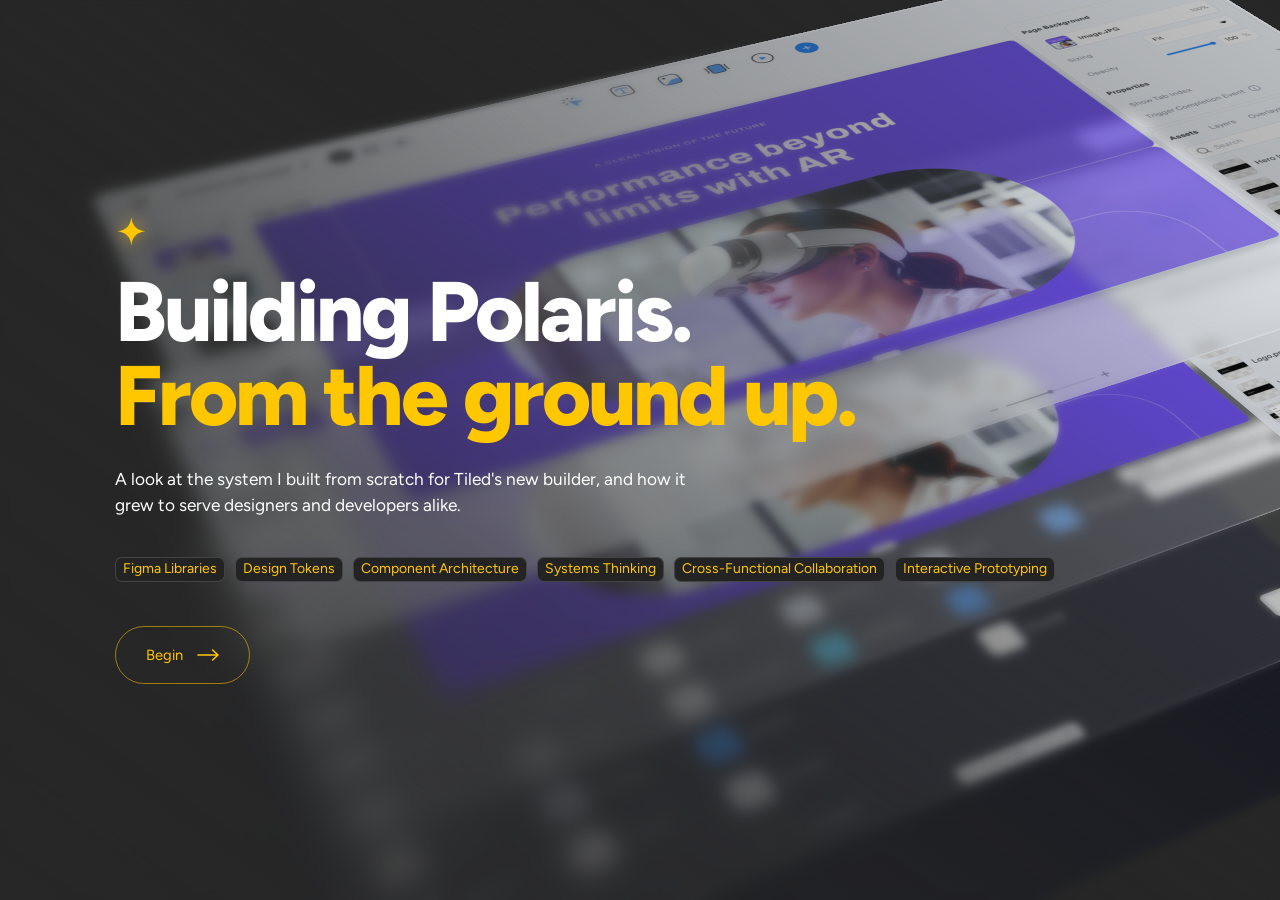
<file: index.html>
<!doctype html>
<html lang="en">
<head>
  <meta charset="utf-8">
  <meta name="viewport" content="width=device-width, initial-scale=1, viewport-fit=cover">
  <title>Polaris</title>
  <link rel="preconnect" href="https://fonts.googleapis.com">
  <link rel="preconnect" href="https://fonts.gstatic.com" crossorigin>
  <link rel="stylesheet" href="https://fonts.googleapis.com/css2?family=Figtree:wght@300..800&family=Anton&family=Inter:wght@400;500;600&display=swap">
  <script type="module" crossorigin src="./assets/main-DxluQRv7.js"></script>
  <link rel="stylesheet" crossorigin href="./assets/main-G0p05xpm.css">
</head>
<body>
  <div id="root"></div>
</body>
</html>
</file>
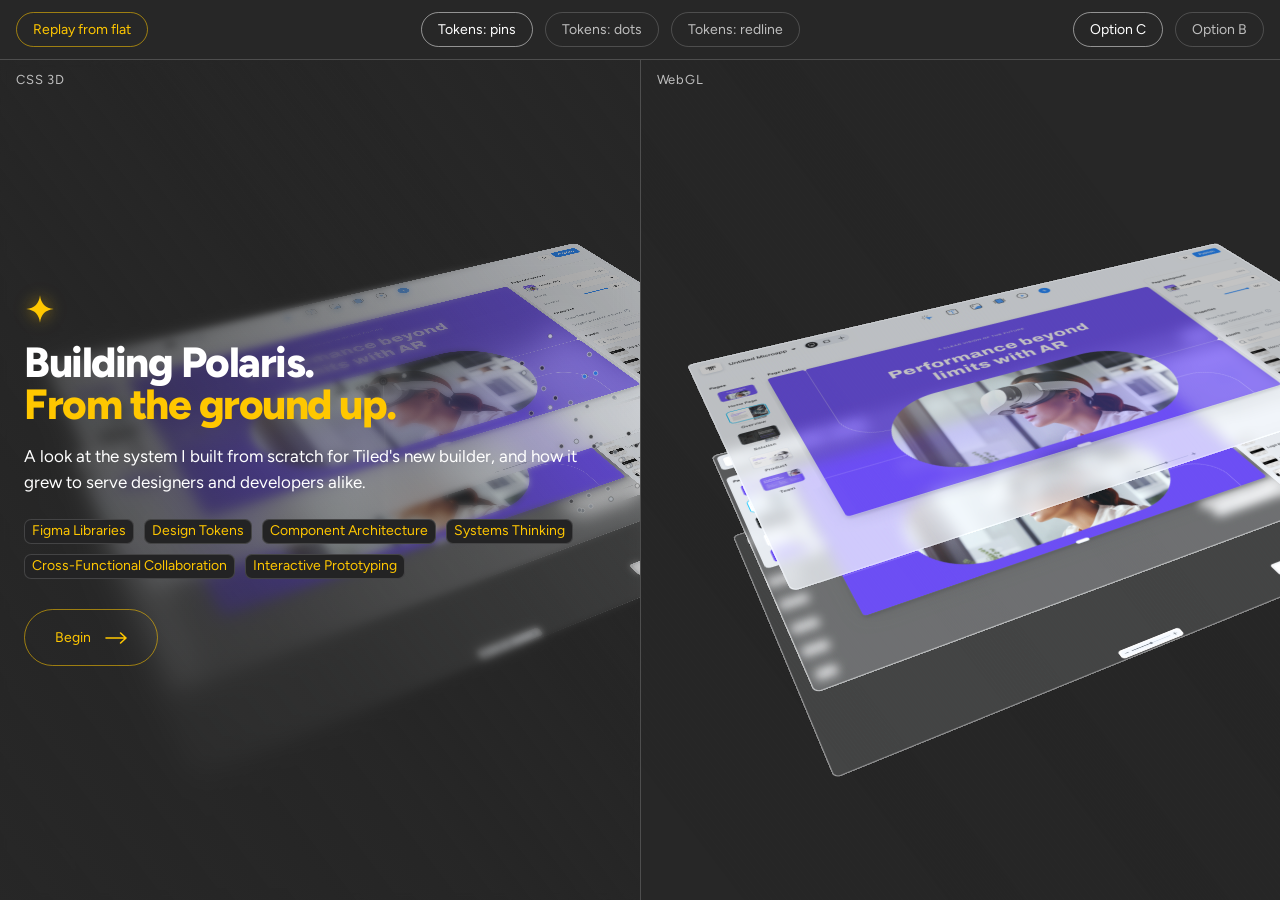
<file: compare.html>
<!doctype html>
<html lang="en">
<head>
  <meta charset="utf-8">
  <meta name="viewport" content="width=device-width, initial-scale=1">
  <title>Renderer compare</title>
  <link rel="preconnect" href="https://fonts.googleapis.com">
  <link rel="preconnect" href="https://fonts.gstatic.com" crossorigin>
  <link rel="stylesheet" href="https://fonts.googleapis.com/css2?family=Figtree:wght@400;600&display=swap">
  <style>:root{--page:#272727;--fg:#fff;--muted:#ffffffb3;--line:#ffffff2e;--accent:#ffc700}html,body{background:var(--page);height:100%;color:var(--fg);margin:0;font-family:Figtree,system-ui,sans-serif}body{grid-template-rows:auto 1fr;display:grid}header{border-bottom:1px solid var(--line);flex-wrap:wrap;align-items:center;gap:12px;padding:12px 16px;display:flex}header .spacer{flex:1}button{all:unset;cursor:pointer;border:1px solid var(--line);color:var(--muted);border-radius:999px;padding:8px 16px;font-size:14px}button:hover,button[aria-pressed=true]{color:var(--fg);border-color:#ffffff80}button.primary{color:var(--accent);border-color:color-mix(in srgb, var(--accent) 55%, transparent)}button:focus-visible{outline:2px solid var(--accent);outline-offset:2px}main{background:var(--line);grid-template-columns:1fr 1fr;gap:1px;min-height:0;display:grid}@media (width<=900px){main{grid-template-rows:1fr 1fr;grid-template-columns:1fr}}figure{background:var(--page);min-height:0;margin:0;position:relative}figcaption{z-index:1;letter-spacing:.06em;color:var(--muted);pointer-events:none;font-size:13px;position:absolute;top:12px;left:16px}iframe{border:0;width:100%;height:100%;display:block}</style>
</head>
<body>
  <header>
    <button class="primary" id="replay">Replay from flat</button>
    <span class="spacer"></span>
    <button id="tv-pins" data-tv="pins" aria-pressed="true">Tokens: pins</button>
    <button id="tv-dots" data-tv="dots" aria-pressed="false">Tokens: dots</button>
    <button id="tv-redline" data-tv="redline" aria-pressed="false">Tokens: redline</button>
    <span class="spacer"></span>
    <button id="model-c" aria-pressed="true">Option C</button>
    <button id="model-b" aria-pressed="false">Option B</button>
  </header>
  <main>
    <figure><figcaption>CSS 3D</figcaption><iframe id="css" title="Hero, CSS 3D renderer"></iframe></figure>
    <figure><figcaption>WebGL</figcaption><iframe id="gl" title="Hero, WebGL renderer"></iframe></figure>
  </main>
  <script>
    let model = new URLSearchParams(location.search).get('model') === 'b' ? 'b' : 'c'
    let tv = new URLSearchParams(location.search).get('tokens') || 'pins'
    const css = document.getElementById('css'), gl = document.getElementById('gl')
    // both reload together from the flat beat, so their 1.5s holds and lifts start at the same moment
    function load() {
      const q = (r) => `index.html?renderer=${r}${model === 'b' ? '&model=b' : ''}&tokens=${tv}&t=${Date.now()}`
      document.querySelectorAll('[data-tv]').forEach((b) => b.setAttribute('aria-pressed', String(b.dataset.tv === tv)))
      css.src = q('css3d'); gl.src = q('webgl')
      document.getElementById('model-c').setAttribute('aria-pressed', String(model === 'c'))
      document.getElementById('model-b').setAttribute('aria-pressed', String(model === 'b'))
    }
    document.getElementById('replay').onclick = load
    document.querySelectorAll('[data-tv]').forEach((b) => { b.onclick = () => { tv = b.dataset.tv; load() } })
    document.getElementById('model-c').onclick = () => { model = 'c'; load() }
    document.getElementById('model-b').onclick = () => { model = 'b'; load() }
    load()
  </script>
</body>
</html>
</file>
